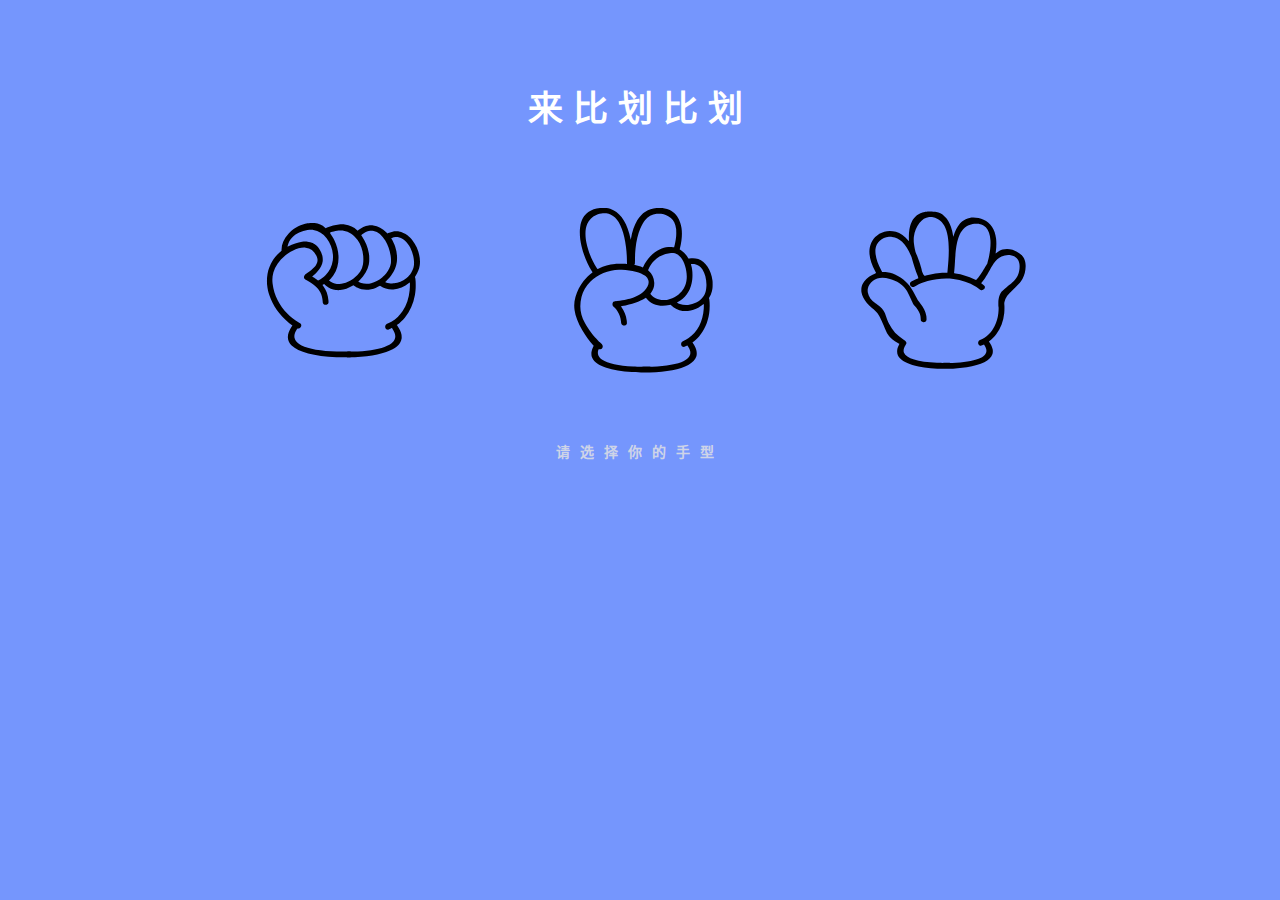
<file: CaiQuan/index.html>
<!DOCTYPE html>
<html lang="zh-cn">
<head>
  <meta charset="UTF-8">
  <meta name="viewport" content="width=device-width, initial-scale=1.0">
  <link rel="stylesheet" href="./main.css">
  <script src="./main.js" defer></script>
  <title>猜拳</title>
</head>
<body>
  <div class="head">来比划比划</div>
  <div class="play-container">
    <div class="item rock" data-key="0"></div>
    <div class="item scissors" data-key="1"></div>
    <div class="item paper" data-key="2"></div>
  </div>
  <div class="result-container hide">
    <div class="user"></div>
    <div class="promot">获胜</div>
    <div class="computer"></div>
  </div>
  <div class="discript initial">请选择你的手型</div>
  <div class="discript game-info"></div>
</body>
</html>
</file>
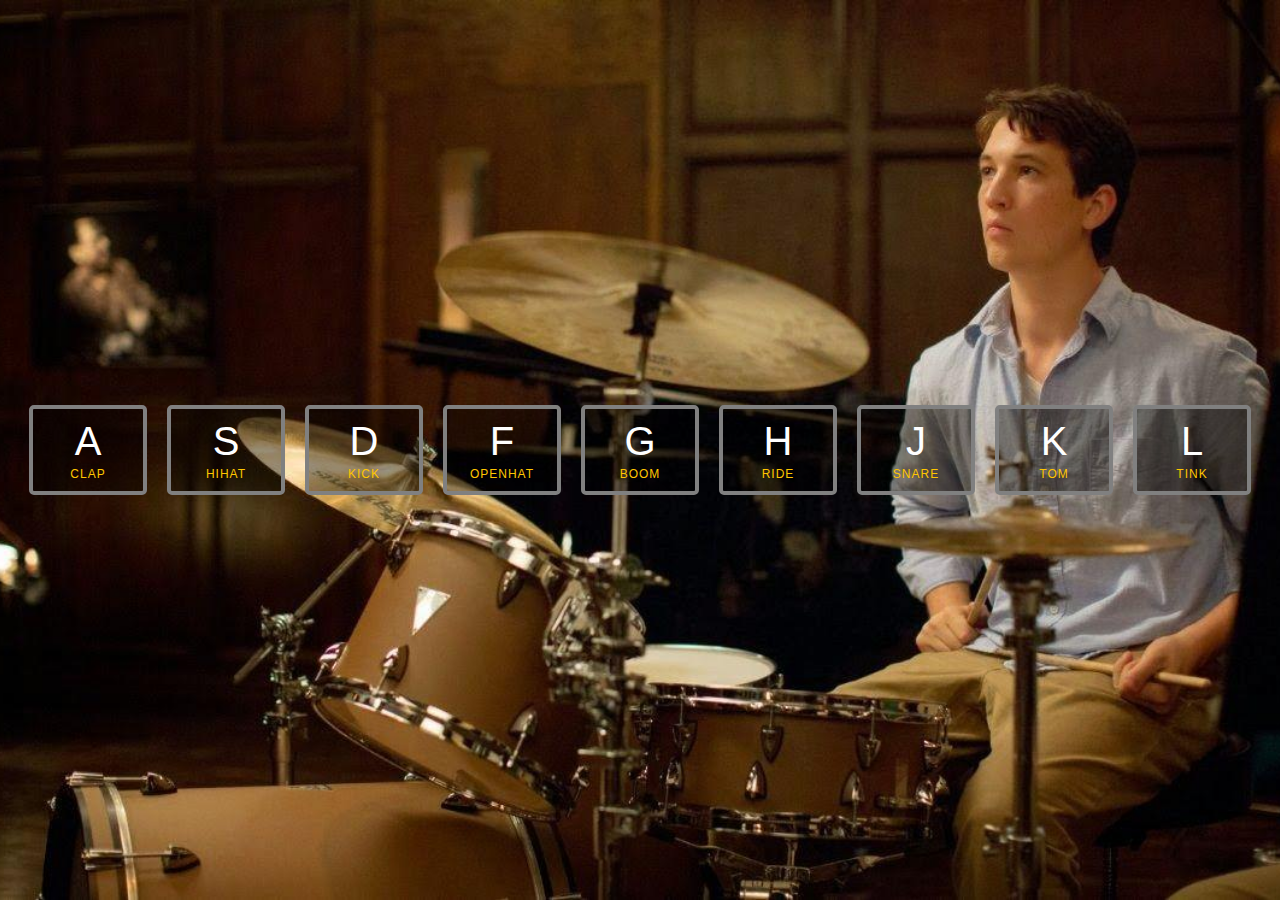
<file: DrumKit/index.html>
<!DOCTYPE html>
<html lang="zh-cn">
<head>
  <meta charset="UTF-8">
  <title>DrumKit</title>
  <link rel="stylesheet" href="style.css">
</head>
<body>
  <div class="keys">
    <div data-key="65" class="key">
      <div class="name">A</div>
      <span class="sound">clap</span>
    </div>
    <div data-key="83" class="key">
      <div class="name">S</div>
      <span class="sound">hihat</span>
    </div>
    <div data-key="68" class="key">
      <div class="name">D</div>
      <span class="sound">kick</span>
    </div>
    <div data-key="70" class="key">
      <div class="name">F</div>
      <span class="sound">openhat</span>
    </div>
    <div data-key="71" class="key">
      <div class="name">G</div>
      <span class="sound">boom</span>
    </div>
    <div data-key="72" class="key">
      <div class="name">H</div>
      <span class="sound">ride</span>
    </div>
    <div data-key="74" class="key">
      <div class="name">J</div>
      <span class="sound">snare</span>
    </div>
    <div data-key="75" class="key">
      <div class="name">K</div>
      <span class="sound">tom</span>
    </div>
    <div data-key="76" class="key">
      <div class="name">L</div>
      <span class="sound">tink</span>
    </div>
  </div>

  <audio data-key="65" src="./sounds/clap.wav"></audio>
  <audio data-key="83" src="./sounds/hihat.wav"></audio>
  <audio data-key="68" src="./sounds/kick.wav"></audio>
  <audio data-key="70" src="./sounds/openhat.wav"></audio>
  <audio data-key="71" src="./sounds/boom.wav"></audio>
  <audio data-key="72" src="./sounds/ride.wav"></audio>
  <audio data-key="74" src="./sounds/snare.wav"></audio>
  <audio data-key="75" src="./sounds/tom.wav"></audio>
  <audio data-key="76" src="./sounds/tink.wav"></audio>

  <script>
    // CSS过渡事件回调函数 用于去除播放样式
    function removePlayingStyle(event) {
      event.target.classList.remove("playing");
    }

    // 键盘按键事件回调函数 用于播放声音
    function playSound(event) {
      // 获取按键对应的audio元素
      const audio = document.querySelector(`audio[data-key="${event.keyCode}"]`);
      // 获取按键对应的显示元素
      const key = document.querySelector(`div[data-key="${event.keyCode}"]`);
      if (!audio) return;

      // 给显示元素添加播放样式
      key.classList.add("playing");

      // audio元素开始播放
      audio.currentTime = 0;
      audio.play();
    }
    
    // 给按键的显示元素依次添加CSS过渡完成事件监听器
    const keys = Array.from(document.querySelectorAll(".key"));
    keys.forEach(key => key.addEventListener("transitionend", removePlayingStyle));

    // 添加键盘按键监听
    window.addEventListener("keydown", playSound);
  </script>
</body>
</html>
</file>
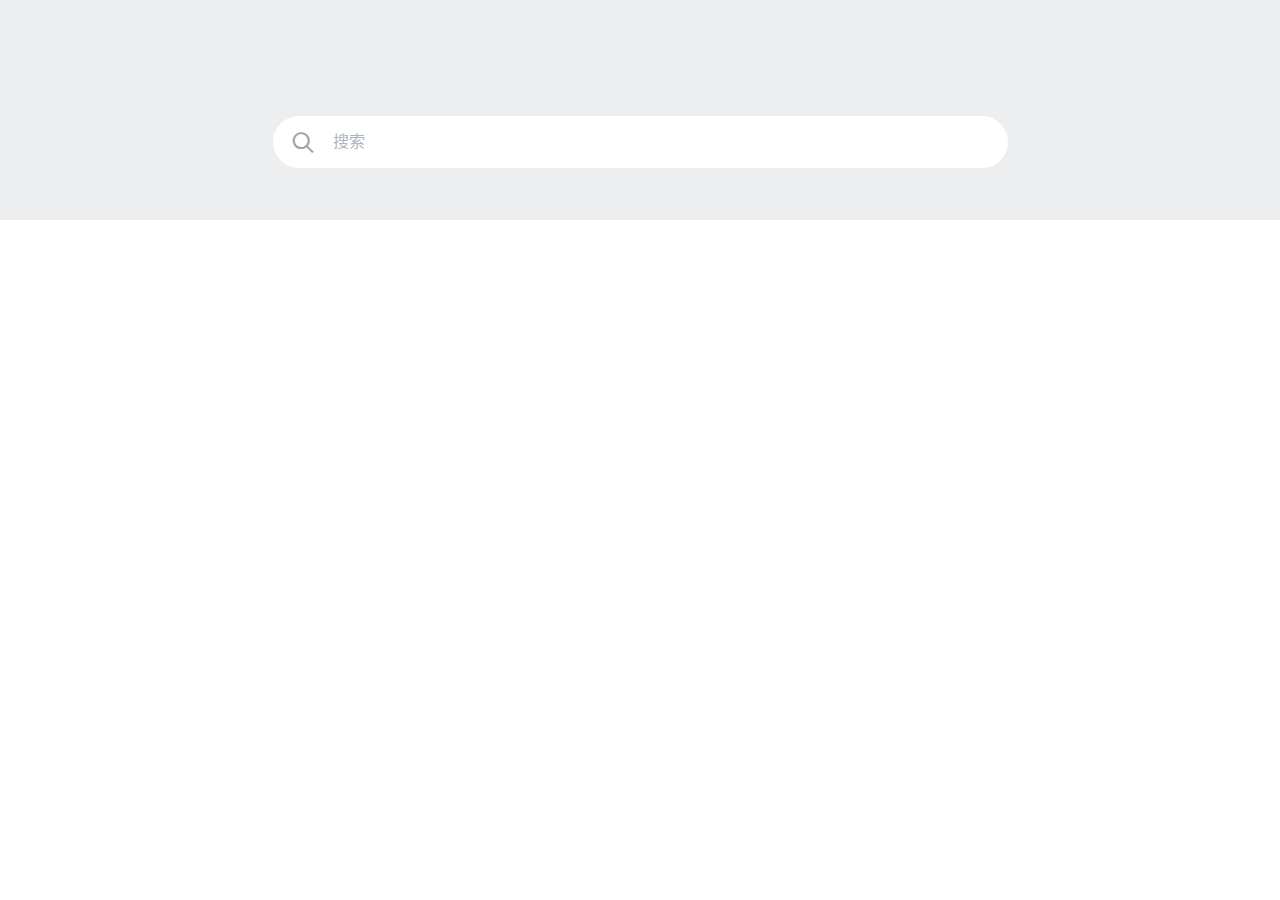
<file: WeRead/index.html>
<!DOCTYPE html>
<html lang="zh-cn">
<head>
  <meta charset="UTF-8">
  <meta name="viewport" content="width=device-width, initial-scale=1.0">
  <title>微信读书</title>
  <link rel="icon" type="image/png" size="16*16" href="https://rescdn.qqmail.com/node/wr/wrpage/style/images/independent/favicon/favicon_16h.png">
  <link rel="stylesheet" href="./style/reset.css">
  <link rel="stylesheet" href="./fonts/iconfont.css">
  <link rel="stylesheet" href="./style/header.css">
  <script src="./js/header.js" defer></script>
</head>
<body>
  <div class="header">
    <div class="logo"></div>
    <div class="search-wrapper">
      <span class="iconfont icon-sousuo"></span>
      <input class="search-input" type="text" placeholder="搜索">
      <span class="iconfont icon-fanhui"></span>
    </div>
  </div>
  <div class="main"></div>
  <div class="footer">
  </div>
</body>
</html>
</file>
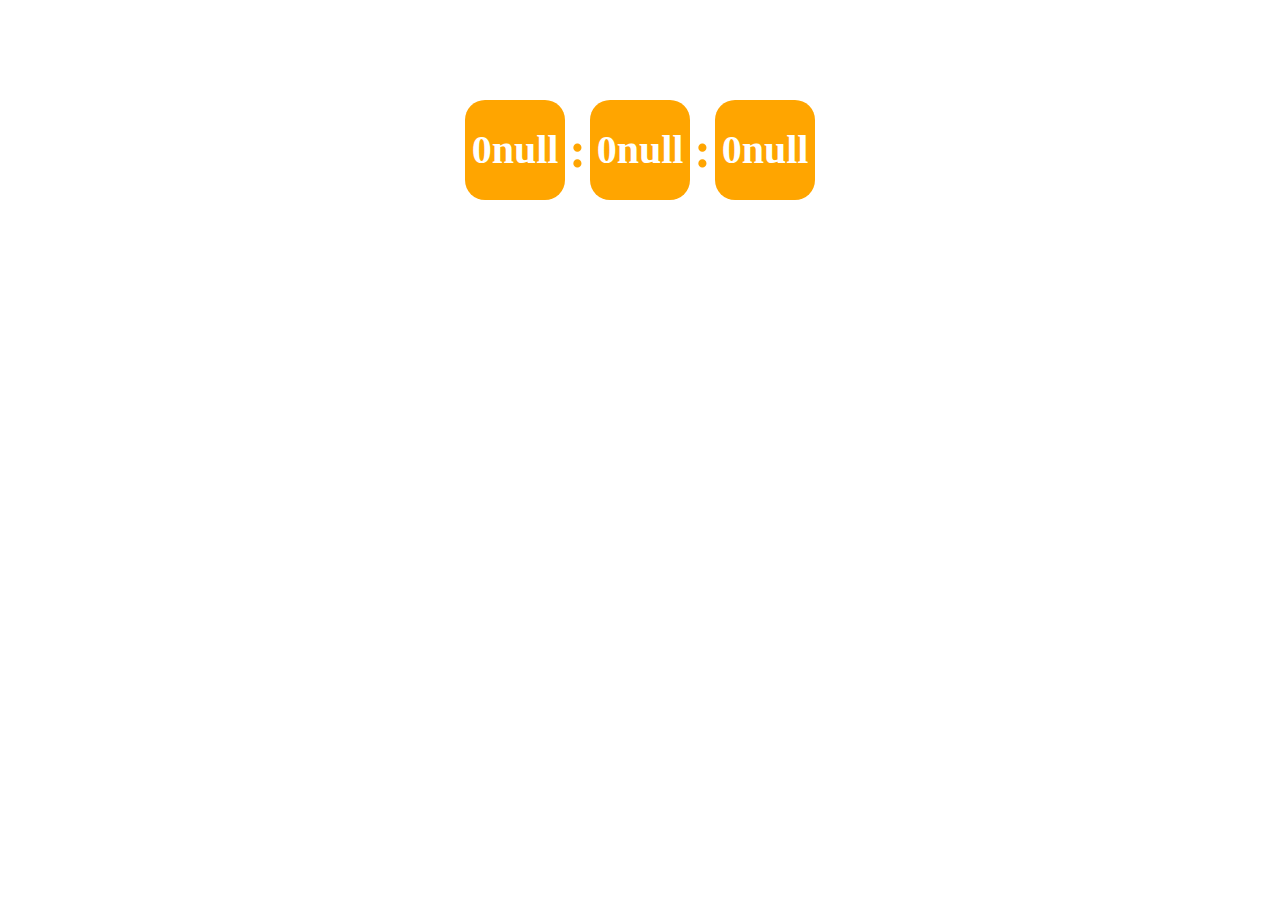
<file: 倒计时.html>
<!DOCTYPE html>
<html lang="zh-cn">
<head>
  <meta charset="UTF-8">
  <meta name="viewport" content="width=device-width, initial-scale=1.0">
  <title>倒计时</title>
</head>
<style>
  .clock {
    display: flex;
    width: 350px;
    height: 100px;
    margin: 100px auto;
    justify-content: space-between;
  }

  .clock .hour, .clock .minute, .clock .second {
    width: 100px;
    text-align: center;
    line-height: 100px;
    font-size: 40px;
    font-weight: bold;
    background-color: orange;
    border-radius: 20px;
    color: #fff;
  }

  .colon {
    font-weight: bold;
    line-height: 100px;
    text-align: center;
    color: orange;
    font-size: 50px;
    flex-grow: 1;
  }


</style>
<body>
  <div class="clock">
    <div class="hour">01</div>
    <div class="colon">:</div>
    <div class="minute">01</div>
    <div class="colon">:</div>
    <div class="second">10</div>
  </div>

  <script>
    let countHour = prompt("请输入小时数");
    let countMin = prompt("请输入分钟数");
    let countSec = prompt("请输入秒数");

    let secondNode = document.querySelector(".second");
    secondNode.innerHTML = countSec < 10 ? "0" + countSec : countSec;


    let minuteNode = document.querySelector(".minute");
    minuteNode.innerHTML = countMin < 10 ? "0" + countMin : countMin;

    let hourNode = document.querySelector(".hour");
    hourNode.innerHTML = countHour < 10 ? "0" + countHour : countHour;

    // 创建一个间隔1秒的计时器
    let intervalId = setInterval(() => {
      // 每隔1秒秒数减1
      countSec--;
      if (countSec < 10) {
        secondNode.innerHTML = "0" + countSec;
      } else {
        secondNode.innerHTML = countSec;
      }
      // 如果秒数为0
      if(countSec === 0) {
        // 如果分钟数为0
        if (countMin === 0) {
          // 如果小时数为0停止计时器
          if (countHour === 0) {
            clearInterval(intervalId);
          // 如果小时数不为0
          } else {
            countSec = 60;
            secondNode.innerHTML = countSec;
            countMin = 59;
            minuteNode.innerHTML = countMin;
            countHour--;
            if (countHour < 10) {
              hourNode.innerHTML = "0" + countHour;
            } else {
              hourNode.innerHTML = countHour;
            }
          }
        // 如果分钟数不为0
        } else {
          countSec = 60;
          secondNode.innerHTML = countSec;
          countMin--;
          if (countMin < 10) {
            minuteNode.innerHTML = "0" + countMin;
          } else {
            minuteNode.innerHTML = countMin;
          }
        }
      }
    }, 1000);


  </script>
</body>
</html>
</file>
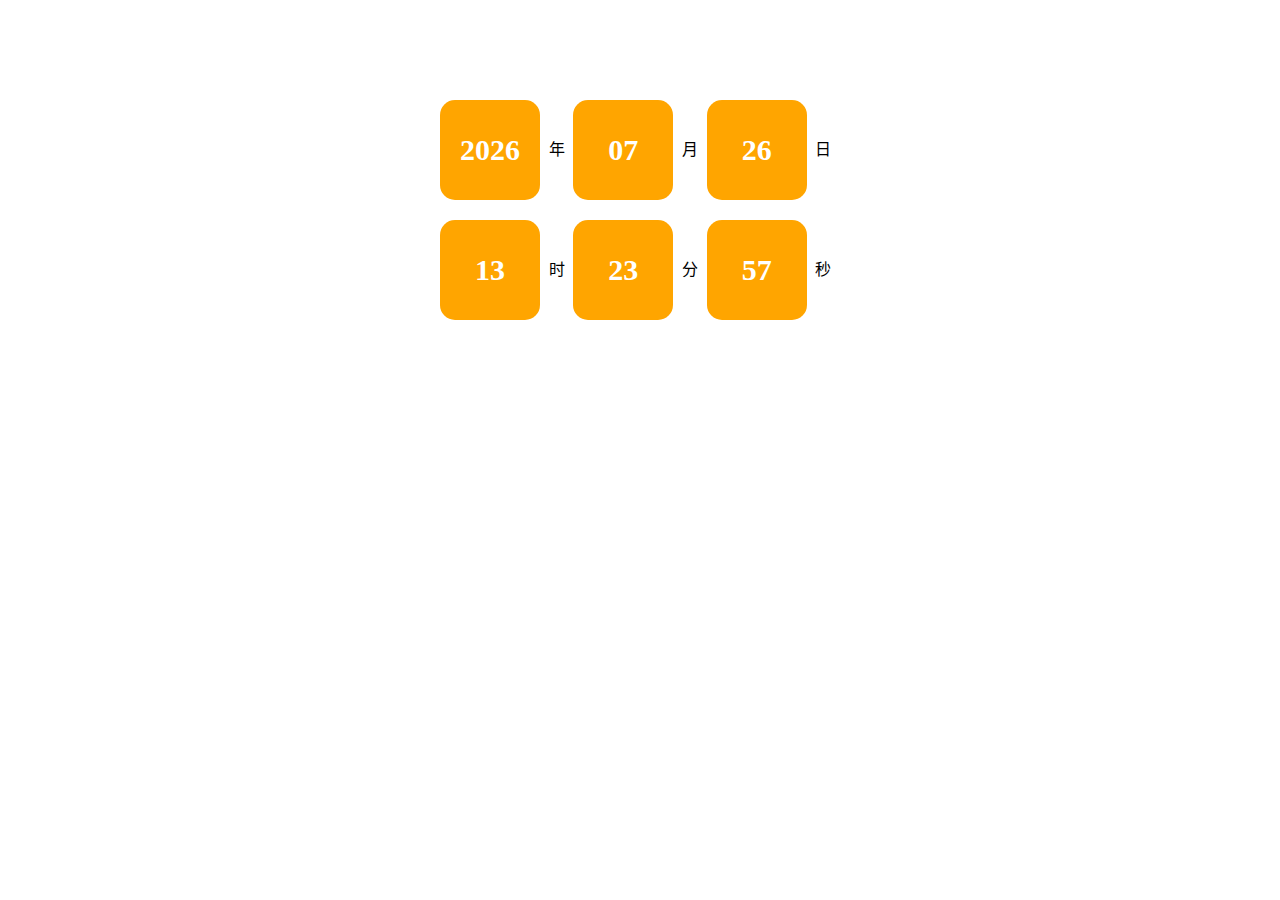
<file: 动态显示时间.html>
<!DOCTYPE html>
<html lang="zh-cn">
<head>
  <meta charset="UTF-8">
  <meta name="viewport" content="width=device-width, initial-scale=1.0">
  <title>动态显示时间</title>
</head>
<style>
  .date {
    width: 400px;
    margin: 100px auto 0;
    display: flex;
    justify-content: space-between;
  }

  .time {
    width: 400px;
    margin: 20px auto;
    display: flex;
  }

  .year, .month, .day {
    width: 100px;
    height: 100px;
    color: #fff;
    font-size: 30px;
    font-weight: bold;
    line-height: 100px;
    text-align: center;
    border-radius: 15px;
    background-color: orange;
  }

  .hour, .minute, .second {
    width: 100px;
    height: 100px;
    color: #fff;
    font-size: 30px;
    font-weight: bold;
    line-height: 100px;
    text-align: center;
    border-radius: 15px;
    background-color: orange;
  }

  .desc {
    text-align: center;
    line-height: 100px;
    flex-grow: 1;
  }
</style>
<body>
  <div class="date">
    <div class="year"></div>
    <div class="desc">年</div>
    <div class="month"></div>
    <div class="desc">月</div>
    <div class="day"></div>
    <div class="desc">日</div>
  </div>
  <div class="time">
    <div class="hour"></div>
    <div class="desc">时</div>
    <div class="minute"></div>
    <div class="desc">分</div>
    <div class="second"></div>
    <div class="desc">秒</div>
  </div>
</body>

<script>
  // 获取当前时间
  let now = new Date();
  let year = now.getFullYear();
  let month = now.getMonth() + 1;
  let day = now.getDate();
  let hour = now.getHours();
  let minute = now.getMinutes();
  let second = now.getSeconds();

  // 获取DOM节点
  let yearNode = document.querySelector(".year");
  let monthNode = document.querySelector(".month");
  let dayNode = document.querySelector(".day");
  let hourNode = document.querySelector(".hour");
  let minuteNode = document.querySelector(".minute");
  let secondNode = document.querySelector(".second");

  // 讲时间写入节点
  yearNode.innerHTML = year;
  monthNode.innerHTML = month < 10 ? "0" + month : month;
  dayNode.innerHTML = day < 10 ? "0" + day : day;
  hourNode.innerHTML = hour < 10 ? "0" + hour : hour;
  minuteNode.innerHTML = minute < 10 ? "0" + minute : minute;
  secondNode.innerHTML= second < 10 ? "0" + second : second;

  function updateTime() {
    now = new Date();
    hour = now.getHours();
    minute = now.getMinutes();
    second = now.getSeconds();

    hourNode.innerHTML = hour < 10 ? "0" + hour : hour;
    minuteNode.innerHTML = minute < 10 ? "0" + minute : minute;
    secondNode.innerHTML= second < 10 ? "0" + second : second;

    if(hour === 0 && minute === 0 && second === 0) {
      day = now.getDate();
      month = now.getMonth() + 1;
      year = now.getFullYear();
      dayNode.innerHTML = day < 10 ? "0" + (day + 1) : (day + 1);
      monthNode.innerHTML = month < 10 ? "0" + month : month;
    }

    const interval = 1000- now.getMilliseconds();
    setTimeout(updateTime, interval);
  }

  updateTime();
</script>
</html>
</file>
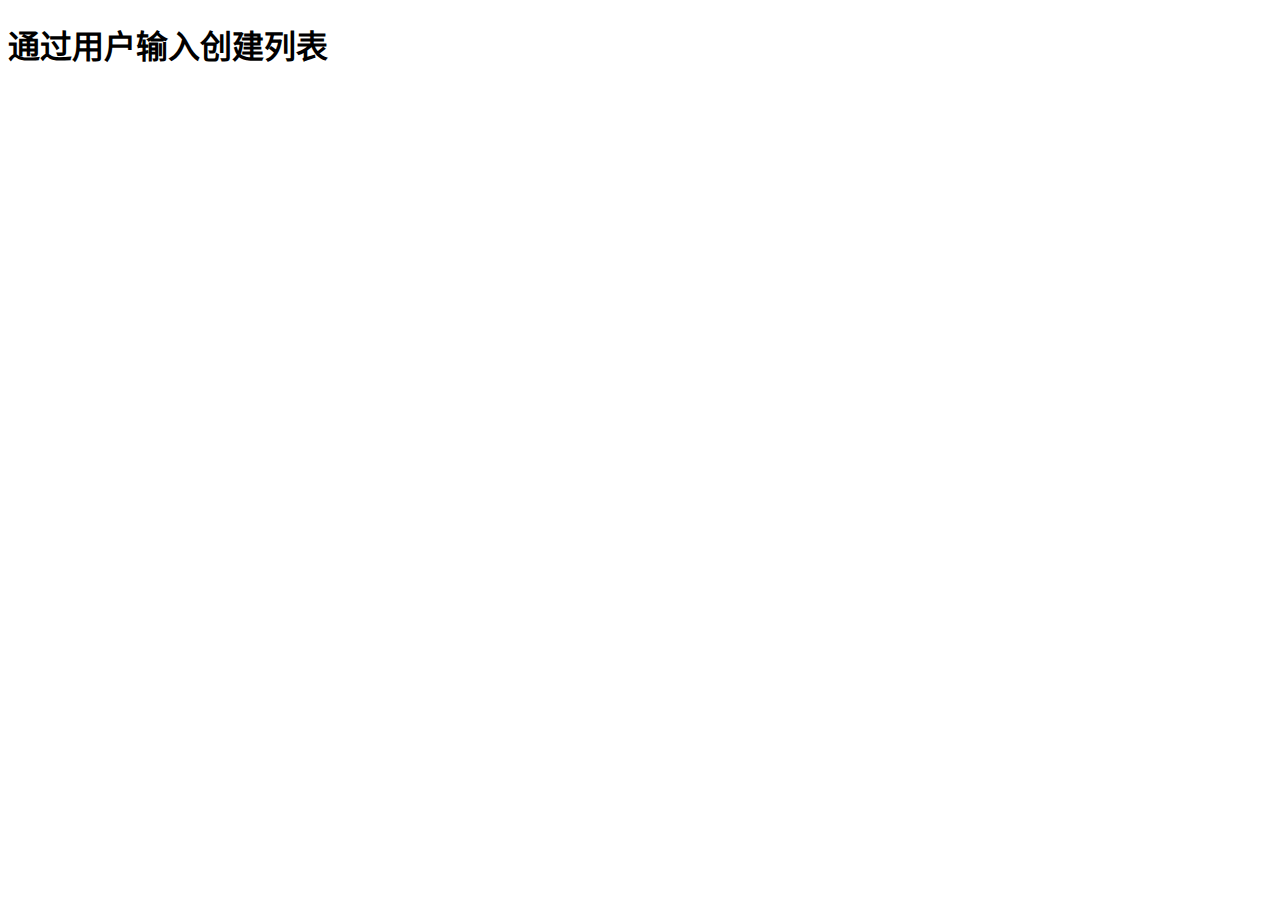
<file: 通过用户输入创建列表.html>
<!DOCTYPE html>
<html lang="zh-cn">
<head>
  <meta charset="UTF-8">
  <meta name="viewport" content="width=device-width, initial-scale=1.0">
  <title>Document</title>
</head>
<body>
  <h1>通过用户输入创建列表</h1>
  <ul></ul>
  <script>
    do {
      var input = prompt("请输要插入的内容");
      if(input) {
        let ul = document.querySelector("ul");
        let li = document.createElement("li");
        li.innerHTML = input;
        ul.appendChild(li);
      }
    } while(input)
  </script>
</body>
</html>
</file>
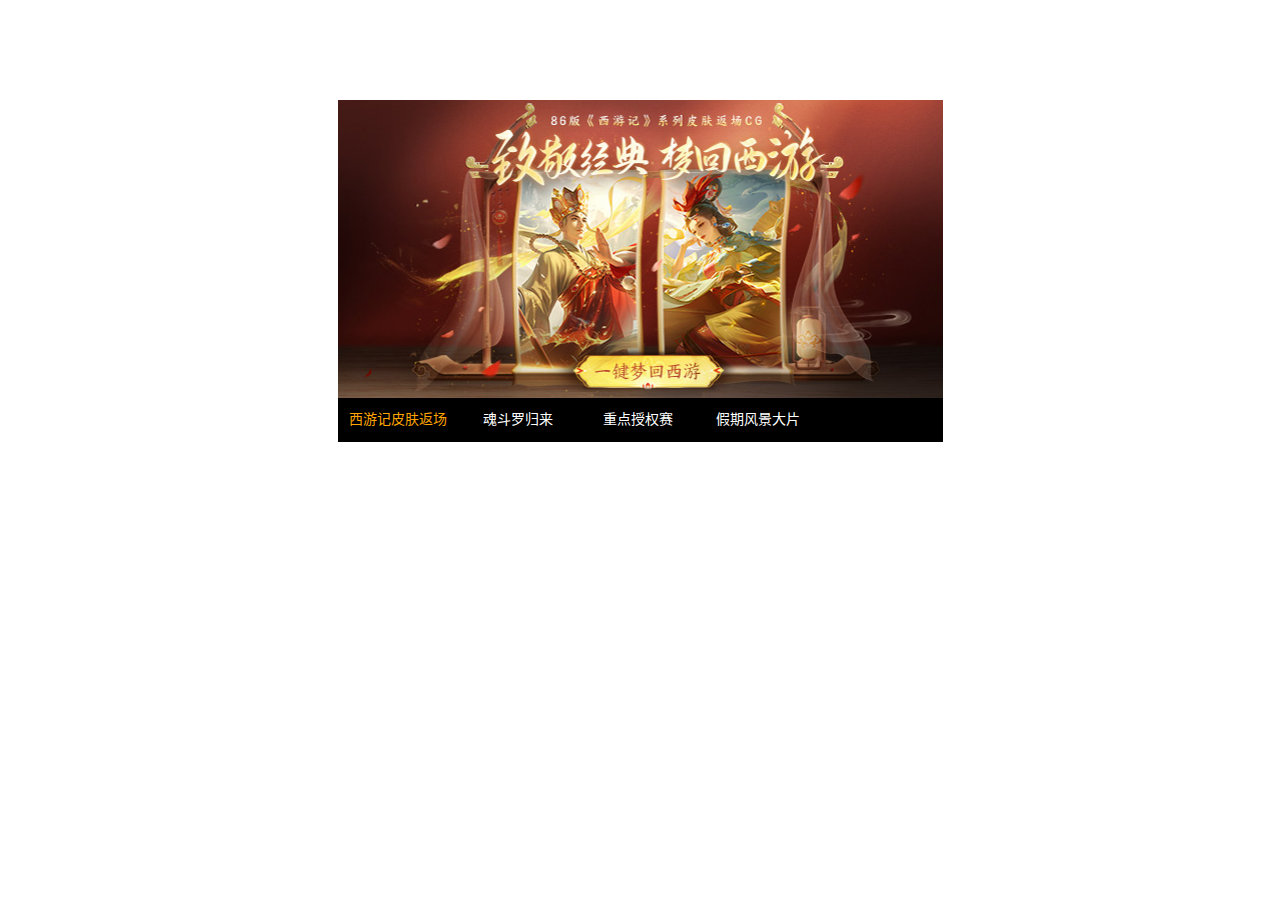
<file: 王者官网轮播图/王者官网轮播图.html>
<!DOCTYPE html>
<html lang="zh-cn">
<head>
  <meta charset="UTF-8">
  <meta name="viewport" content="width=device-width, initial-scale=1.0">
  <title>王者轮播图</title>
  <link rel="stylesheet" href="style.css">
  <script src="./main.js"></script>
</head>
<body>
  <div class="carousel-container">
    <div class="img-wrapper">
      <img src="./img/xiyou.jpeg">
      <img src="./img/hundouluo.jpeg">
      <img src="./img/shouquna.jpeg">
      <img src="./img/xiujia.jpeg"> 
    </div>
    <div class="button-container">
      <div key = "0" class="button button-active">西游记皮肤返场</div>
      <div key = "1" class="button">魂斗罗归来</div>
      <div key = "2" class="button">重点授权赛</div>
      <div key = "3" class="button">假期风景大片</div>
    </div>
  </div>
</body>
</html>
</file>
<file: CaiQuan/main.css>
body {
  margin: 0;
  padding: 0;
  background-color: #7596fd;
}

.head {
  margin-top: 80px;
  font-size: 35px;
  font-weight: 900;
  letter-spacing: 10px;
  text-align: center;
  color: white;
  cursor: pointer;
}


.play-container, .result-container {
  position: relative;
  margin: 60px auto 0 auto;
  width: 800px;
  justify-content: space-between;
  display: flex;
  opacity: 1;
  transition: opacity 1000ms ease;
}

.result-container {
  display: none;
}


.play-container.hide, .result-container.hide {
  opacity: 0;
}

.play-container .item {
  width: 200px;
  height: 200px;
  background-repeat: no-repeat;
  background-position: center center;
  background-size: cover;
  cursor: pointer;
}

.play-container .rock {
  background-image: url(./img/rock.svg);
}

.play-container .scissors {
  background-image: url(./img/scissors.svg);
}

.play-container .paper {
  background-image: url(./img/paper.svg);
}

.result-container .user, .result-container .computer {
  width: 200px;
  height: 200px;
  background-repeat: no-repeat;
  background-position: center center;
  background-size: cover;
}

.result-container .promot {
  line-height: 200px;
  font-size: 28px;
  letter-spacing: 5px;
}

.discript {
  margin-top: 50px;
  text-align: center;
  font-size: 14px;
  font-weight: 600;
  letter-spacing: 10px;
  color: #e3e3e3d5;
}
</file>
<file: DrumKit/style.css>
body, html {
  margin: 0;
  padding: 0;
  font-family: sans-serif;
}

html {
  font-size: 10px;
  background: url(./background.png) no-repeat fixed top center;
  background-size: cover;
}

.keys {
  display: flex;
  min-height: 100vh;
  align-items: center;
  justify-content: center;
}

.key {
  border: 0.4rem solid gray;
  border-radius: 0.5rem;
  margin: 1rem;
  font-size: 1.5rem;
  padding: 1rem 0.5rem;
  transition: all 0.7s ease;
  width: 10rem;
  text-align: center;
  color: white;
  background-color: rgba(0, 0, 0, 0.4);
  text-shadow: 0 0 0.5ren black;
}

.name {
  font-size: 4rem;
}

.sound {
  font-size: 1.2rem;
  text-transform: uppercase;
  letter-spacing: 0.1rem;
  color: #ffc600;
}

.playing {
  transform: scale(1.1);
  border-color: #ffc600;
  box-shadow: 0 0 1rem #ffc600;
}
</file>
<file: WeRead/fonts/iconfont.css>
@font-face {
  font-family: "iconfont"; /* Project id  */
  src: url('iconfont.ttf?t=1723636487143') format('truetype');
}

.iconfont {
  font-family: "iconfont" !important;
  font-size: 16px;
  font-style: normal;
  -webkit-font-smoothing: antialiased;
  -moz-osx-font-smoothing: grayscale;
}

.icon-icon-class-c:before {
  content: "\e654";
}

.icon-jia:before {
  content: "\e601";
}

.icon-fanhui:before {
  content: "\e656";
}

.icon-sousuo:before {
  content: "\e651";
}

.icon-youjiantou:before {
  content: "\e60a";
}

.icon-quxiao:before {
  content: "\e64e";
}
</file>
<file: WeRead/style/header.css>
.header {
  background-color: #edeef0;
  height: 220px;
  overflow: auto;
}

.header .logo {
  width: 160px;
  height: 36px;
  margin: 52px auto 28px auto;
  background-image: url("https://cdn.weread.qq.com/web/wrweb-next/_nuxt/img_logo.Egsq9YBR.png");
}

.header .search-wrapper {
  display: flex;
  align-items: center;
  width: 735px;
  height: 52px;
  box-sizing: border-box;
  margin: 0 auto;
  padding: 10px 20px;
  border-radius: 30px;
  background-color: #fff;
}

.header .search-wrapper .iconfont {
  font-size: 20px;
  font-weight: 600;
  color: #9ca3ad;
  vertical-align: middle;
}

.header .search-wrapper .icon-sousuo {
  margin-right: 20px;
}

.header .search-wrapper .icon-fanhui {
  margin-left: 20px;
  width: 35px;
  height: 35px;
  line-height: 35px;
  text-align: center;
  background-color: rgba(13,20,30,.04);
  border-radius: 35px;
  opacity: 0;
  transition: opacity 100ms ease;
}

.header .search-wrapper .icon-fanhui.show {
  opacity: 1;
}

.header .search-wrapper .search-input {
  flex: 1;
  line-height: 22px;
  font-size: 16px;
  border: 0;
}

.header .search-wrapper .search-input:focus {
  outline: none;
}

.header .search-wrapper .search-input::placeholder {
  color: #adb4be;
  font-size: 16px;
}
</file>
<file: 王者官网轮播图/style.css>
.carousel-container {
  width: 605px;
  height: 342px;
  margin: 100px auto 0;
  position: relative;
  overflow: hidden;
}

.button-container {
  display: flex;
  width: 100%;
  position: absolute;
  left: 0;
  bottom: 0;
  background-color: #000;
}

.carousel-container .button-container .button{
  width: 120px;
  height: 44px;
  font-size: 14px;
  text-align: center;
  line-height: 44px;
  color: #fff;
}

.carousel-container .button-container .button-active {
  color: orange;
} 

.carousel-container .button-container .button:hover {
  cursor: pointer;
  color: orange;
}

.carousel-container .img-wrapper {
  position: relative;
  display: flex;
  width: 2420px;
  height: 100% - 44px;
}

.carousel-container .img-wrapper img {
  position: absolute;
  width: 605px;
  height: 298px;
  left: 605px;
  transition: left 100ms linear;
}

.carousel-container .img-wrapper img:first-child {
  left: 0;
}
</file>
